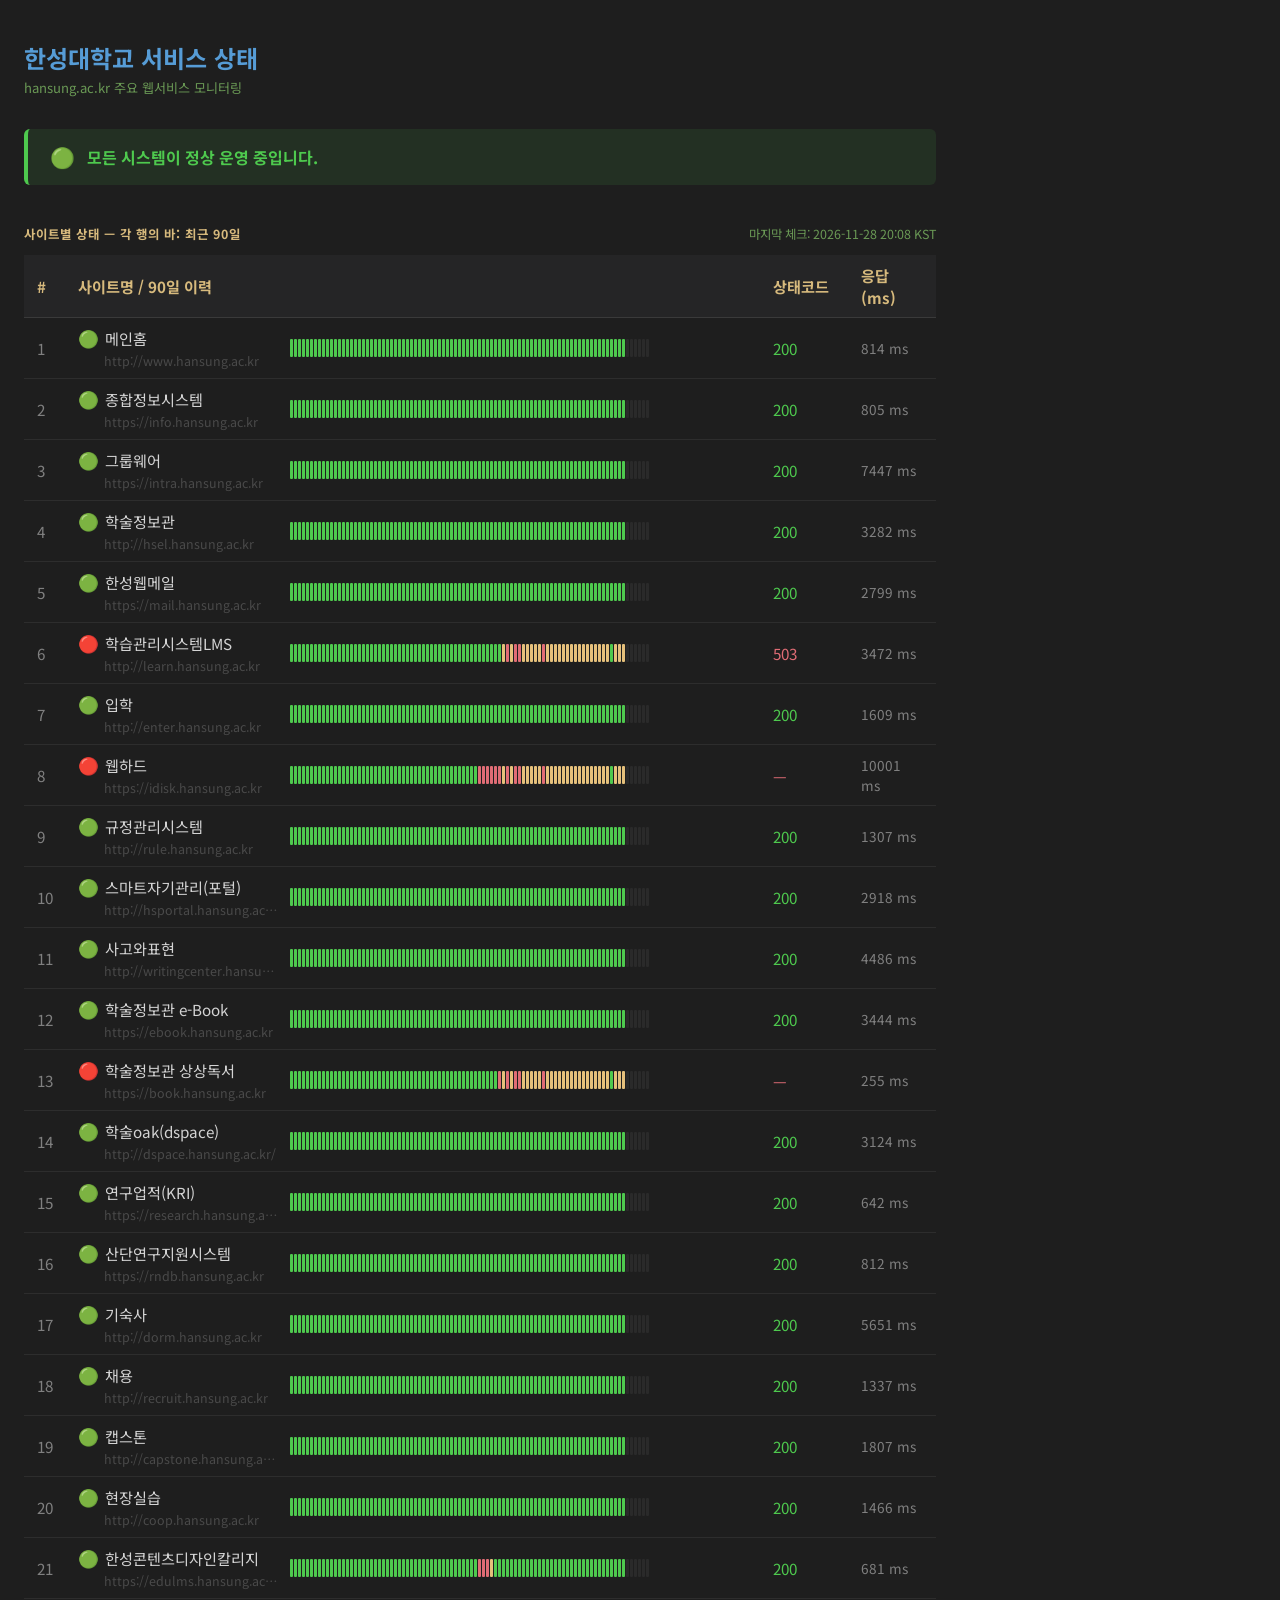
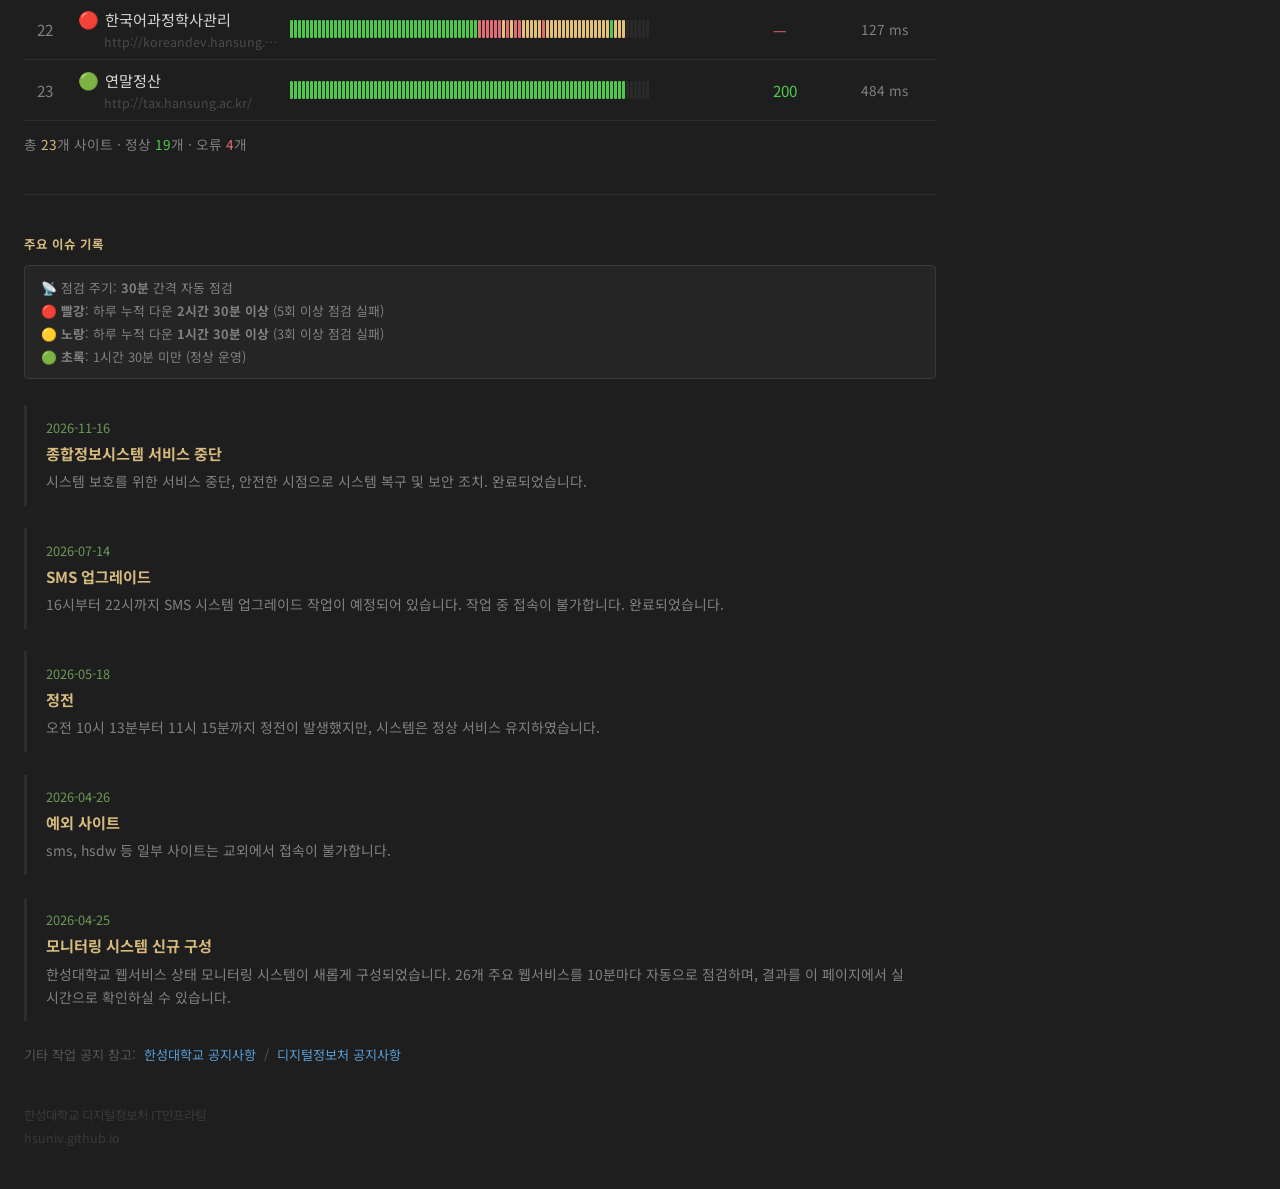
<file: index.html>
<!DOCTYPE html>
<html lang="ko">
<head>
  <meta charset="UTF-8">
  <meta name="viewport" content="width=device-width, initial-scale=1.0">
  <title>한성대학교 서비스 상태</title>
  <link rel="icon" type="image/svg+xml" href="/favicon.svg">
  <link href="https://fonts.googleapis.com/css?family=Noto+Sans+KR" rel="stylesheet">
  <style>
    * { box-sizing: border-box; margin: 0; padding: 0; }

    body {
      background: #1e1e1e;
      color: #d4d4d4;
      font-family: "Noto Sans KR", "맑은 고딕", "Malgun Gothic", monospace, sans-serif;
      font-size: 0.95rem;
      padding: 2.5rem 1.5rem;
      max-width: 960px;
    }

    /* ── 헤더 ─────────────────────────────── */
    h1 { color: #569CD6; font-size: 1.5rem; margin-bottom: 0.2rem; }
    .site-sub { color: #6A9955; font-size: 0.82rem; margin-bottom: 2rem; }

    /* ── 상태 배너 ────────────────────────── */
    .banner {
      display: flex; align-items: center; gap: 0.75rem;
      padding: 1rem 1.4rem; border-radius: 6px;
      margin-bottom: 2.5rem; font-size: 1rem; font-weight: bold;
    }
    .banner-green  { background: rgba(78,201,78,.1);   border-left: 4px solid #4ec94e; color: #4ec94e; }
    .banner-yellow { background: rgba(229,192,123,.1); border-left: 4px solid #e5c07b; color: #e5c07b; }
    .banner-red    { background: rgba(224,108,117,.1); border-left: 4px solid #e06c75; color: #e06c75; }
    .banner-icon   { font-size: 1.25rem; line-height: 1; }

    /* ── 섹션 공통 ────────────────────────── */
    .section-title {
      color: #D7BA7D; font-size: 0.78rem; font-weight: bold;
      text-transform: uppercase; letter-spacing: 0.08em; margin-bottom: 0.75rem;
    }
    .divider { border: none; border-top: 1px solid #2d2d2d; margin: 2.5rem 0; }

    /* ── 섹션 헤더 (제목 + 마지막 체크 시간) ── */
    .section-header {
      display: flex; align-items: baseline;
      justify-content: space-between; margin-bottom: 0.75rem; gap: 1rem;
    }
    .section-header .section-title { margin-bottom: 0; }
    .meta { color: #6A9955; font-size: 0.78rem; white-space: nowrap; }

    /* ── 사이트 테이블 ────────────────────── */
    table { width: 100%; border-collapse: collapse; margin-bottom: 0.8rem; }
    th {
      background: #252526; color: #D7BA7D;
      text-align: left; padding: 0.55rem 0.8rem;
      border-bottom: 1px solid #3a3a3a; font-weight: bold;
    }
    td { padding: 0.5rem 0.8rem; border-bottom: 1px solid #2d2d2d; vertical-align: top; }
    tr:hover td { background: #252526; }
    .s-icon { font-size: 1.05rem; margin-right: 0.35rem; }
    .site-link { color: #d4d4d4; text-decoration: none; }
    .site-link:hover { color: #569CD6; }
    .site-url { font-size: 0.78rem; color: #4a4a4a; margin-top: 2px; margin-left: 1.6rem; white-space: nowrap; overflow: hidden; text-overflow: ellipsis; }
    .site-url a { color: #4a4a4a; text-decoration: none; }
    .site-url a:hover { color: #569CD6; text-decoration: underline; }

    /* ── 상태 색상 (미니바 공용) ─────────── */
    .bar-green  { background: #4ec94e; }
    .bar-yellow { background: #e5c07b; }
    .bar-red    { background: #e06c75; }
    .bar-none   { background: #2a2a2a; }

    /* ── 사이트별 미니 상태바 (90일) ─────── */
    .site-cell { display: flex; align-items: center; gap: 0.75rem; }
    .site-info { flex-shrink: 0; width: 200px; overflow: hidden; }
    .mini-bars-wrap { flex: 1; min-width: 0; overflow-x: auto; }
    .mini-bars { display: flex; gap: 1px; flex-wrap: nowrap; min-width: max-content; }
    .mini-bar {
      width: 3px; height: 18px; border-radius: 1px;
      flex-shrink: 0; cursor: default; transition: opacity 0.15s;
    }
    .mini-bar:hover { opacity: 0.65; }

    @media (max-width: 640px) {
      .site-cell { flex-wrap: wrap; }
      .mini-bars-wrap { width: 100%; overflow-x: visible; }
      .mini-bars { display: grid; grid-template-columns: repeat(45, 3px); min-width: 0; }
    }

    .code-ok   { color: #4ec94e; }
    .code-warn { color: #e5c07b; }
    .code-err  { color: #e06c75; }
    .ms-cell { color: #808080; font-size: 0.85rem; }

    #loading { color: #808080; margin: 1.5rem 0; font-size: 0.9rem; }
    #error-msg { color: #e06c75; margin: 1rem 0; display: none; }
    .summary { font-size: 0.85rem; color: #808080; margin-top: 0.4rem; }
    .summary span { color: #D7BA7D; }

    /* ── 이슈 기록 ────────────────────────── */
    .rule-note {
      background: #252526; border: 1px solid #3a3a3a; border-radius: 4px;
      padding: 0.65rem 1rem; font-size: 0.8rem; color: #808080;
      margin-bottom: 1.6rem; line-height: 1.8;
    }
    .incident {
      border-left: 3px solid #2d2d2d; padding: 0.8rem 1.2rem; margin-bottom: 1.4rem;
    }
    .incident-date  { color: #6A9955; font-size: 0.8rem; margin-bottom: 0.3rem; }
    .incident-title { color: #D7BA7D; font-size: 0.95rem; font-weight: bold; margin-bottom: 0.4rem; }
    .incident-body  { color: #808080; font-size: 0.87rem; line-height: 1.65; }
    .notice-links {
      margin-top: 1.5rem; font-size: 0.82rem; color: #555;
    }
    .notice-links a { color: #569CD6; text-decoration: none; }
    .notice-links a:hover { text-decoration: underline; }

    /* ── 푸터 ─────────────────────────────── */
    footer { color: #3a3a3a; font-size: 0.78rem; margin-top: 2.5rem; line-height: 1.8; }
    footer a { color: #3a3a3a; text-decoration: none; }
    footer a:hover { color: #808080; }
  </style>
</head>
<body>

  <h1>한성대학교 서비스 상태</h1>
  <div class="site-sub">hansung.ac.kr 주요 웹서비스 모니터링</div>

  <!-- ① 상태 배너 (comment.json 제어) -->
  <div class="banner banner-green" id="banner">
    <span class="banner-icon" id="banner-icon">🟢</span>
    <span id="banner-msg">모든 시스템이 정상 운영 중입니다.</span>
  </div>

  <!-- ② 현재 사이트 상태 테이블 -->
  <section>
    <div class="section-header">
      <div class="section-title">사이트별 상태 — 각 행의 바: 최근 90일</div>
      <div class="meta" id="last-updated">마지막 체크: —</div>
    </div>
    <div id="loading">불러오는 중...</div>
    <div id="error-msg">status.json을 불러올 수 없습니다. GitHub Actions가 아직 실행 전일 수 있습니다.</div>
    <table id="result-table" style="display:none;">
      <thead>
        <tr>
          <th style="width:2.2rem;">#</th>
          <th>사이트명 / 90일 이력</th>
          <th style="width:5.5rem;">상태코드</th>
          <th style="width:5.5rem;">응답(ms)</th>
        </tr>
      </thead>
      <tbody id="result-body"></tbody>
    </table>
    <div class="summary" id="summary" style="display:none;"></div>
  </section>

  <!-- ④ 주요 이슈 기록 -->
  <div id="incidents-wrap" style="display:none;">
    <hr class="divider">
    <section>
      <div class="section-title">주요 이슈 기록</div>

      <!-- 측정 기준 설명 -->
      <div class="rule-note">
        📡 점검 주기: <strong>30분</strong> 간격 자동 점검<br>
        🔴 <strong>빨강</strong>: 하루 누적 다운 <strong>2시간 30분 이상</strong> (5회 이상 점검 실패)<br>
        🟡 <strong>노랑</strong>: 하루 누적 다운 <strong>1시간 30분 이상</strong> (3회 이상 점검 실패)<br>
        🟢 <strong>초록</strong>: 1시간 30분 미만 (정상 운영)
      </div>

      <div id="incidents-list"></div>

      <!-- 기타 공지 링크 -->
      <div class="notice-links">
        기타 작업 공지 참고:&nbsp;
        <a href="https://www.hansung.ac.kr/hansung/6172/subview.do" target="_blank" rel="noopener">한성대학교 공지사항</a>
        &nbsp;/&nbsp;
        <a href="https://hansung.ac.kr/info/4016/subview.do?enc=Zm5jdDF8QEB8JTJGYmJzJTJGaW5mbyUyRjE5MjYlMkZhcnRjbExpc3QuZG8lM0Y%3D" target="_blank" rel="noopener">디지털정보처 공지사항</a>
      </div>
    </section>
  </div>

  <footer>
    한성대학교 디지털정보처 IT인프라팀<br>
    <a href="https://hsuniv.github.io">hsuniv.github.io</a>
  </footer>

  <script>
    const BASE = './sitecheck/';

    /* 점검 실패 횟수 → 상태 변환 규칙 (횟수 × 10분 = 누적 다운 시간) */
    const RULE_RED    = 5;   // 5회(150분) 이상 → 빨강
    const RULE_YELLOW = 3;   // 3회(90분) 이상 → 노랑

    function countToStatus(n) {
      if (n >= RULE_RED)    return 'red';
      if (n >= RULE_YELLOW) return 'yellow';
      return 'green';
    }

    function esc(s) {
      return String(s)
        .replace(/&/g,'&amp;').replace(/</g,'&lt;')
        .replace(/>/g,'&gt;').replace(/"/g,'&quot;');
    }

    function get(path) {
      return fetch(BASE + path + '?t=' + Date.now())
        .then(r => { if (!r.ok) throw new Error(r.status); return r.json(); });
    }

    /* history.json → { "YYYY-MM-DD": { siteName: failCount, ... }, ... } */
    function buildDayMap(history) {
      const map = {};
      if (history && history.days) {
        history.days.forEach(d => { map[d.date] = d.sites || {}; });
      }
      return map;
    }

    /* 특정 날의 사이트 상태 */
    function siteStatusOnDay(dayMap, date, siteName) {
      if (!(date in dayMap)) return 'none';       // 기록 없음 (데이터 미존재 날)
      return countToStatus(dayMap[date][siteName] || 0);
    }

    /* 날짜 배열 생성 (89일 전 ~ 오늘) */
    function last90Dates() {
      const arr = [];
      for (let ago = 89; ago >= 0; ago--) {
        const d = new Date();
        d.setDate(d.getDate() - ago);
        arr.push(d.toISOString().slice(0, 10));
      }
      return arr;
    }

    /* ── 전체 로드 ──────────────────────── */
    function loadAll() {
      Promise.allSettled([
        get('status.json'),
        get('history.json'),
        get('comment.json'),
      ]).then(([sr, hr, cr]) => {
        const status  = sr.status === 'fulfilled' ? sr.value : null;
        const history = hr.status === 'fulfilled' ? hr.value : null;
        const comment = cr.status === 'fulfilled' ? cr.value : null;
        const dayMap  = buildDayMap(history);

        renderBanner(comment);
        renderTable(status, dayMap);
        renderIncidents(comment);
      });
    }

    /* ── 배너 ───────────────────────────── */
    function renderBanner(c) {
      if (!c) return;
      const s = (c.status || 'green').toLowerCase();
      const defaults = {
        green:  '모든 시스템이 정상 운영 중입니다.',
        yellow: '일부 시스템에 장애가 발생하고 있습니다.',
        red:    '서비스 장애가 발생하고 있습니다.',
      };
      const icons = { green:'🟢', yellow:'🟡', red:'🔴' };
      document.getElementById('banner').className = 'banner banner-' + s;
      document.getElementById('banner-icon').textContent = icons[s] || '🟢';
      document.getElementById('banner-msg').textContent  =
        (c.message && c.message.trim()) ? c.message.trim() : (defaults[s] || defaults.green);
    }

    /* ── 사이트 테이블 (사이트별 미니바 포함) ── */
    function renderTable(data, dayMap) {
      const loading = document.getElementById('loading');
      const errMsg  = document.getElementById('error-msg');
      const table   = document.getElementById('result-table');
      const summary = document.getElementById('summary');
      loading.style.display = 'none';

      if (!data) { errMsg.style.display = 'block'; return; }
      errMsg.style.display = 'none';
      document.getElementById('last-updated').textContent =
        '마지막 체크: ' + (data.updated || '정보 없음');

      if (!data.sites || !data.sites.length) {
        table.style.display = 'table';
        document.getElementById('result-body').innerHTML =
          '<tr><td colspan="4" style="color:#808080;padding:1rem;">데이터가 없습니다.</td></tr>';
        return;
      }

      const dates = last90Dates();
      const MINI_LABELS = { green:'정상', yellow:'일부 장애', red:'서비스 중단', none:'데이터 없음' };
      let ok = 0, rows = '';

      data.sites.forEach((site, i) => {
        const s      = site.status;
        const isOk   = s >= 200 && s < 300;
        const isWarn = s >= 300 && s < 500;
        const icon   = isOk ? '🟢' : isWarn ? '🟡' : '🔴';
        const cls    = isOk ? 'code-ok' : isWarn ? 'code-warn' : 'code-err';
        if (isOk) ok++;

        /* 사이트별 미니 90일 바 */
        let miniBars = '';
        dates.forEach(date => {
          const st    = siteStatusOnDay(dayMap, date, site.name);
          const count = (date in dayMap) ? (dayMap[date][site.name] || 0) : null;
          const tip   = count !== null
            ? `${date} · 다운 ${count * 30}분`
            : `${date} · ${MINI_LABELS[st]}`;
          miniBars += `<div class="mini-bar bar-${st}" title="${tip}"></div>`;
        });

        rows += `<tr>
          <td style="color:#808080;vertical-align:middle">${i + 1}</td>
          <td>
            <div class="site-cell">
              <div class="site-info">
                <div><span class="s-icon">${icon}</span><a class="site-link" href="${esc(site.url)}" target="_blank" rel="noopener">${esc(site.name)}</a></div>
                <div class="site-url"><a href="${esc(site.url)}" target="_blank" rel="noopener">${esc(site.url)}</a></div>
              </div>
              <div class="mini-bars-wrap"><div class="mini-bars">${miniBars}</div></div>
            </div>
          </td>
          <td class="${cls}" style="vertical-align:middle">${s || '—'}</td>
          <td class="ms-cell" style="vertical-align:middle">${site.ms > 0 ? site.ms + ' ms' : '—'}</td>
        </tr>`;
      });

      document.getElementById('result-body').innerHTML = rows;
      // 각 사이트 미니바: 오늘(오른쪽 끝)이 기본으로 보이도록 스크롤
      requestAnimationFrame(() => {
        document.querySelectorAll('.mini-bars-wrap').forEach(wrap => {
          wrap.scrollLeft = wrap.scrollWidth;
        });
      });
      table.style.display   = 'table';
      summary.style.display = 'block';
      const err = data.sites.length - ok;
      summary.innerHTML =
        `총 <span>${data.sites.length}</span>개 사이트 · ` +
        `정상 <span style="color:#4ec94e">${ok}</span>개 · ` +
        `오류 <span style="color:#e06c75">${err}</span>개`;
    }

    /* ── 이슈 기록 ──────────────────────── */
    function renderIncidents(c) {
      if (!c) return;
      const wrap = document.getElementById('incidents-wrap');
      const list = document.getElementById('incidents-list');
      let html = '';
      (c.incidents || []).forEach(inc => {
        if (!inc.date) return;
        html += `<div class="incident">
          <div class="incident-date">${esc(inc.date)}</div>
          <div class="incident-title">${esc(inc.title || '')}</div>
          <div class="incident-body">${esc(inc.body || '')}</div>
        </div>`;
      });
      list.innerHTML = html;
      wrap.style.display = 'block';   // 이슈 없어도 규칙·공지 링크 항상 표시
    }

    loadAll();
  </script>
</body>
</html>
</file>
